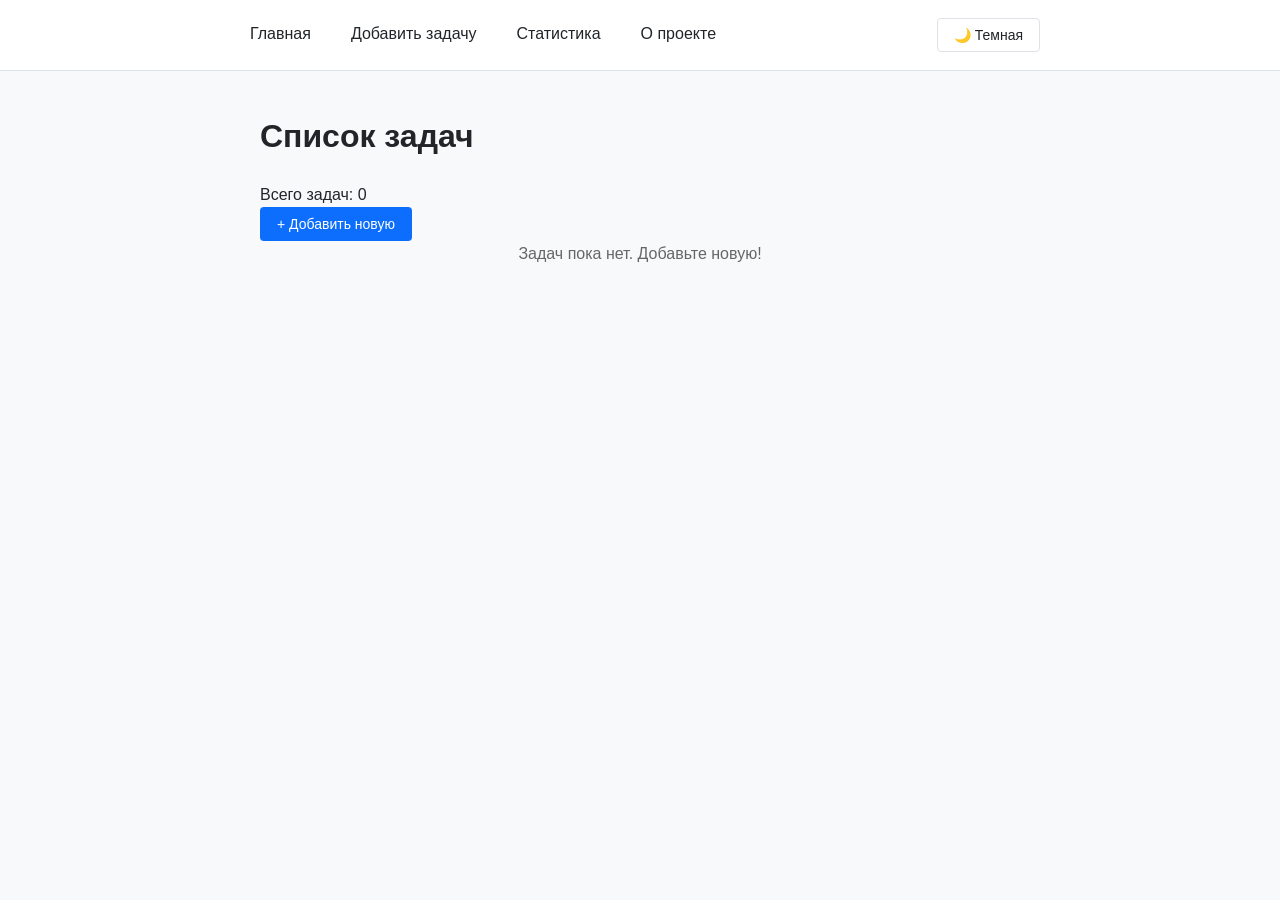
<file: index.html>
<!DOCTYPE html>
<html lang="ru">
<head>
    <meta charset="UTF-8">
    <meta name="viewport" content="width=device-width, initial-scale=1.0">
    <link rel="icon" type="image/png" href="img/favicon.png">
    <title>Мои задачи</title>
    <link rel="stylesheet" href="css/style.css">
</head>
<body>
    <header>
        <nav>
            <a href="index.html">Главная</a>
            <a href="form.html">Добавить задачу</a>
            <a href="stats.html">Статистика</a>
            <a href="about.html">О проекте</a>
            <button id="theme-toggle" class="btn secondary-btn" style="margin-left: auto;">🌙 Темная</button>
        </nav>
    </header>
    <main>
        <h1>Список задач</h1>
        <div class="controls">
            <p>Всего задач: <span id="task-count">0</span></p>
            <button onclick="window.location.href='form.html'" class="btn primary-btn"> + Добавить новую</button>
        </div>
        <div id="task-list" class="task-grid">
            </div>
    </main>
    <script src="js/theme.js"></script>
    <script src="js/storage.js"></script>
    <script src="js/main.js"></script>
</body>
</html>
</file>
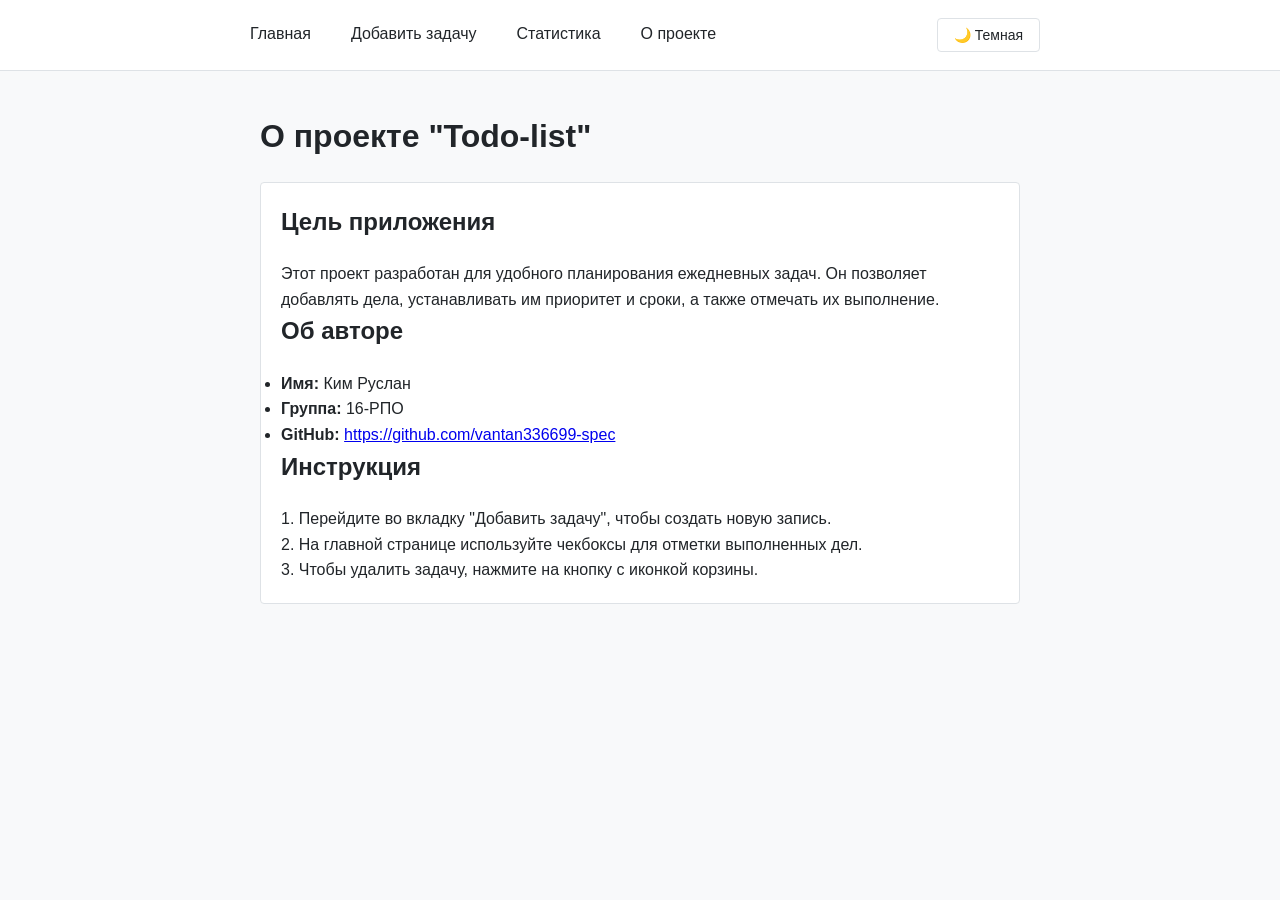
<file: about.html>
<!DOCTYPE html>
<html lang="ru">
<head>
    <meta charset="UTF-8">
    <meta name="viewport" content="width=device-width, initial-scale=1.0">
    <link rel="icon" type="png" href="img/favicon.png">
    <title>О проекте</title>
    <link rel="stylesheet" href="css/style.css">
</head>
<body>
    <header>
        <nav>
            <a href="index.html">Главная</a>
            <a href="form.html">Добавить задачу</a>
            <a href="stats.html">Статистика</a>
            <a href="about.html">О проекте</a>
            <button id="theme-toggle" class="btn secondary-btn" style="margin-left: auto;">🌙 Темная</button>
        </nav>
    </header>
    <main class="about-container">
        <h1>О проекте "Todo-list"</h1>
        <section class="about-card">
            <h2>Цель приложения</h2>
            <p>Этот проект разработан для удобного планирования ежедневных задач. Он позволяет добавлять дела, устанавливать им приоритет и сроки, а также отмечать их выполнение.</p>
            
            <h2>Об авторе</h2>
            <ul>
                <li><strong>Имя:</strong> Ким Руслан</li>
                <li><strong>Группа:</strong> 16-РПО</li>
                <li><strong>GitHub:</strong> <a href="#">https://github.com/vantan336699-spec</a></li>
            </ul>

            <h2>Инструкция</h2>
            <p>1. Перейдите во вкладку "Добавить задачу", чтобы создать новую запись.<br>
               2. На главной странице используйте чекбоксы для отметки выполненных дел.<br>
               3. Чтобы удалить задачу, нажмите на кнопку с иконкой корзины.</p>
        </section>
    </main>
    <script src="js/theme.js"></script>
</body>
</html>
</file>
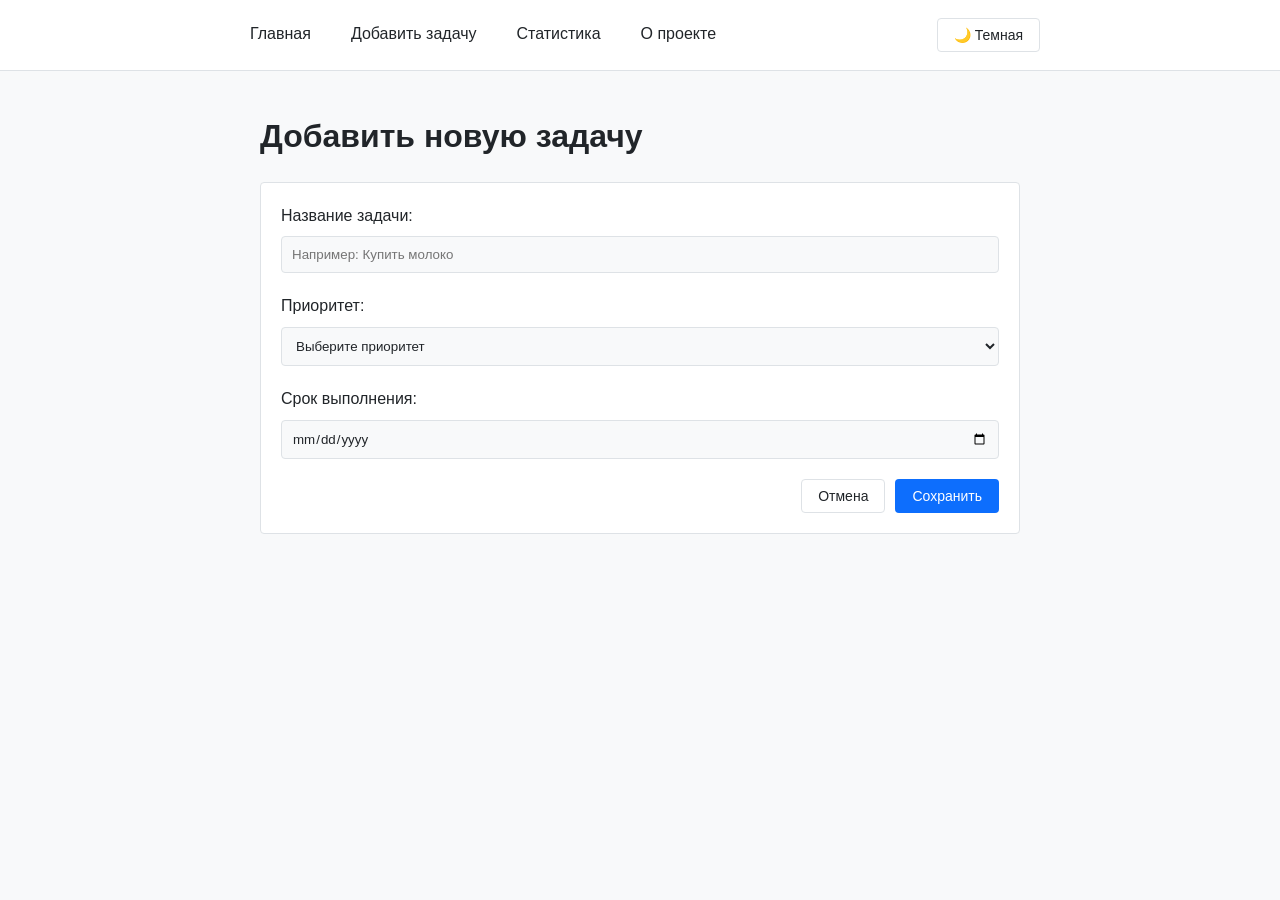
<file: form.html>
<!DOCTYPE html>
<html lang="ru">
<head>
    <meta charset="UTF-8">
    <meta name="viewport" content="width=device-width, initial-scale=1.0">
    <link rel="icon" type="image/png" href="img/favicon.png">
    <title>Добавить задачу</title>
    <link rel="stylesheet" href="css/style.css">
</head>
<body>
    <header>
        <nav>
            <a href="index.html">Главная</a>
            <a href="form.html">Добавить задачу</a>
            <a href="stats.html">Статистика</a>
            <a href="about.html">О проекте</a>
            <button id="theme-toggle" class="btn secondary-btn" style="margin-left: auto;">🌙 Темная</button>
        </nav>
    </header>
    <main>
        <h1>Добавить новую задачу</h1>
        <form id="task-form" class="form-container">
            <div class="form-group">
                <label for="task-title">Название задачи:</label>
                <input type="text" id="task-title" placeholder="Например: Купить молоко">
            </div>
            <div class="form-group">
                <label for="task-priority">Приоритет:</label>
                <select id="task-priority">
                    <option value="">Выберите приоритет</option>
                    <option value="Низкий">Низкий</option>
                    <option value="Средний">Средний</option>
                    <option value="Высокий">Высокий</option>
                </select>
            </div>
            <div class="form-group">
                <label for="task-date">Срок выполнения:</label>
                <input type="date" id="task-date">
            </div>
            <div class="form-actions">
                <button type="button" id="btn-cancel" class="btn secondary-btn">Отмена</button>
                <button type="submit" class="btn primary-btn">Сохранить</button>
            </div>
        </form>
    </main>
    <script src="js/theme.js"></script>
    <script src="js/storage.js"></script>
    <script src="js/form.js"></script>
</body>
</html>
</file>
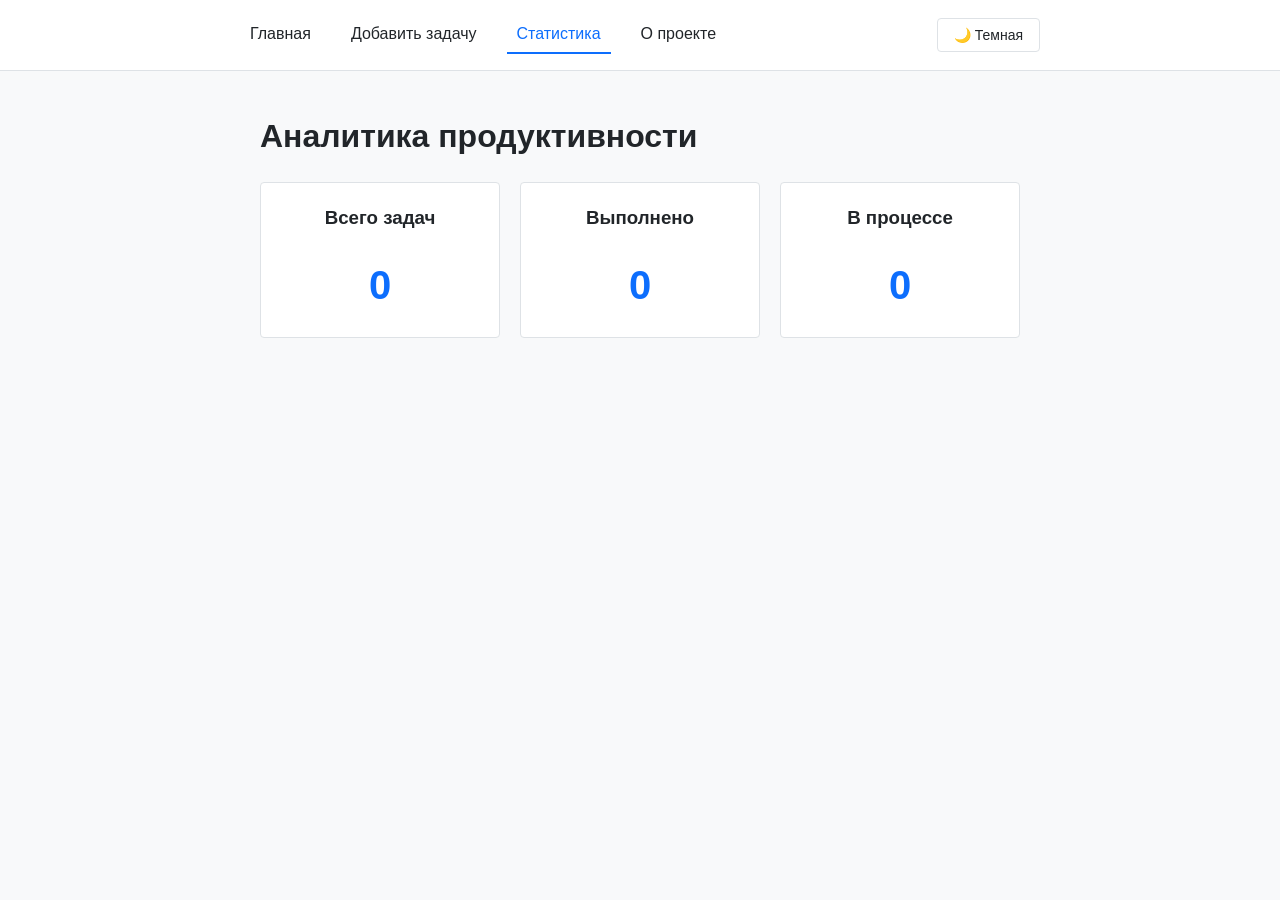
<file: stats.html>
<!DOCTYPE html>
<html lang="ru">
<head>
    <meta charset="UTF-8">
    <meta name="viewport" content="width=device-width, initial-scale=1.0">
    <link rel="icon" type="image/png" href="img/favicon.png">
    <title>Статистика задач</title>
    <link rel="stylesheet" href="css/style.css">
</head>
<body>
    <header>
        <nav>
            <a href="index.html">Главная</a>
            <a href="form.html">Добавить задачу</a>
            <a href="stats.html" class="active">Статистика</a>
            <a href="about.html">О проекте</a>
            <button id="theme-toggle" class="btn secondary-btn" style="margin-left: auto;">🌙 Темная</button>
        </nav>
    </header>
    <main>
        <h1>Аналитика продуктивности</h1>
        <div class="stats-grid">
            <div class="stat-card">
                <h3>Всего задач</h3>
                <h2 id="total-tasks">0</h2>
            </div>
            <div class="stat-card">
                <h3>Выполнено</h3>
                <h2 id="completed-tasks">0</h2>
            </div>
            <div class="stat-card">
                <h3>В процессе</h3>
                <h2 id="pending-tasks">0</h2>
            </div>
        </div>
    </main>
    
    <script src="js/theme.js"></script>
    <script src="js/storage.js"></script>
    <script src="js/stats.js"></script>
</body>
</html>
</file>
<file: css/style.css>
:root {
    --bg-color: #f8f9fa;
    --text-color: #212529;
    --card-bg: #ffffff;
    --border-color: #dee2e6;
    --primary-color: #0d6efd; 
    --primary-hover: #0b5ed7;
    --danger-color: #dc3545;
    --border-radius: 4px; 
}

body.dark-theme {
    --bg-color: #212529;
    --text-color: #f8f9fa;
    --card-bg: #343a40;
    --border-color: #495057;
    --primary-color: #3b82f6;
    --primary-hover: #60a5fa;
}

* {
    box-sizing: border-box;
    margin: 0;
    padding: 0;
    font-family: -apple-system, BlinkMacSystemFont, "Segoe UI", Roboto, "Helvetica Neue", Arial, sans-serif;
}

body {
    background-color: var(--bg-color);
    color: var(--text-color);
    transition: background-color 0.3s, color 0.3s;
    line-height: 1.6;
}

header {
    background-color: var(--card-bg);
    border-bottom: 1px solid var(--border-color);
    padding: 1rem 20px;
}

nav {
    display: flex;
    justify-content: center;
    align-items: center;
    gap: 20px;
    max-width: 800px;
    margin: 0 auto;
}

nav a {
    text-decoration: none;
    color: var(--text-color);
    font-weight: 500;
    padding: 5px 10px;
    border-bottom: 2px solid transparent;
    transition: 0.2s;
}

nav a:hover, nav a.active {
    border-bottom: 2px solid var(--primary-color);
    color: var(--primary-color);
}

main {
    max-width: 800px;
    margin: 40px auto;
    padding: 0 20px;
}

h1, h2, h3 {
    margin-bottom: 20px;
    font-weight: 600;
}

.btn {
    padding: 8px 16px;
    border: 1px solid transparent;
    border-radius: var(--border-radius);
    cursor: pointer;
    font-size: 14px;
    font-weight: 500;
    transition: all 0.2s ease-in-out;
}

.primary-btn {
    background-color: var(--primary-color);
    color: #fff;
}

.primary-btn:hover { background-color: var(--primary-hover); }

.secondary-btn {
    background-color: transparent;
    color: var(--text-color);
    border-color: var(--border-color);
}

.secondary-btn:hover { background-color: var(--border-color); }

.delete-btn {
    background-color: transparent;
    color: var(--danger-color);
    border-color: var(--danger-color);
}

.delete-btn:hover {
    background-color: var(--danger-color);
    color: #fff;
}

.task-card, .form-container, .about-card, .stat-card {
    background: var(--card-bg);
    padding: 20px;
    border: 1px solid var(--border-color);
    border-radius: var(--border-radius);
    margin-bottom: 15px;
}

.task-card {
    display: flex;
    justify-content: space-between;
    align-items: center;
}

.task-card.completed .task-info {
    text-decoration: line-through;
    opacity: 0.5;
}

.task-info h3 { margin-bottom: 5px; }
.task-meta { font-size: 0.85em; color: gray; }
.task-actions { display: flex; gap: 15px; align-items: center; }

.form-group { margin-bottom: 20px; }
.form-group label { display: block; margin-bottom: 8px; font-weight: 500; }
.form-group input, .form-group select {
    width: 100%;
    padding: 10px;
    background-color: var(--bg-color);
    color: var(--text-color);
    border: 1px solid var(--border-color);
    border-radius: var(--border-radius);
}
.form-actions { display: flex; justify-content: flex-end; gap: 10px; }

.stats-grid {
    display: grid;
    grid-template-columns: repeat(auto-fit, minmax(200px, 1fr));
    gap: 20px;
}
.stat-card { text-align: center; }
.stat-card h2 { font-size: 2.5rem; color: var(--primary-color); margin: 10px 0 0 0; }

@media (max-width: 768px) {
    nav {
        flex-direction: column; 
        gap: 15px;
        padding: 20px;
    }

    .nav-links {
        display: flex;
        flex-wrap: wrap; 
        justify-content: center;
        gap: 10px;
    }

    main {
        padding: 0 15px; 
        margin-top: 20px;
    }

    .stats-grid {
        grid-template-columns: 1fr 1fr; 
    }
}

@media (max-width: 480px) {
    h1 {
        font-size: 24px;
        text-align: center;
    }

    .task-card {
        flex-direction: column;
        align-items: flex-start;
        gap: 15px;
        padding: 15px;
    }

    .task-actions {
        display: flex;
        width: 100%;
        justify-content: space-between;
        align-items: center;
        border-top: 1px solid var(--border);
        padding-top: 10px;
    }

    .btn {
        padding: 12px; 
        font-size: 13px;
    }

    .stats-grid {
        grid-template-columns: 1fr;
    }

    input, select, .btn-primary {
        width: 100%;
    }
}

@media (max-width: 320px) {
    .nav-links a {
        font-size: 12px;
    }
}
</file>
